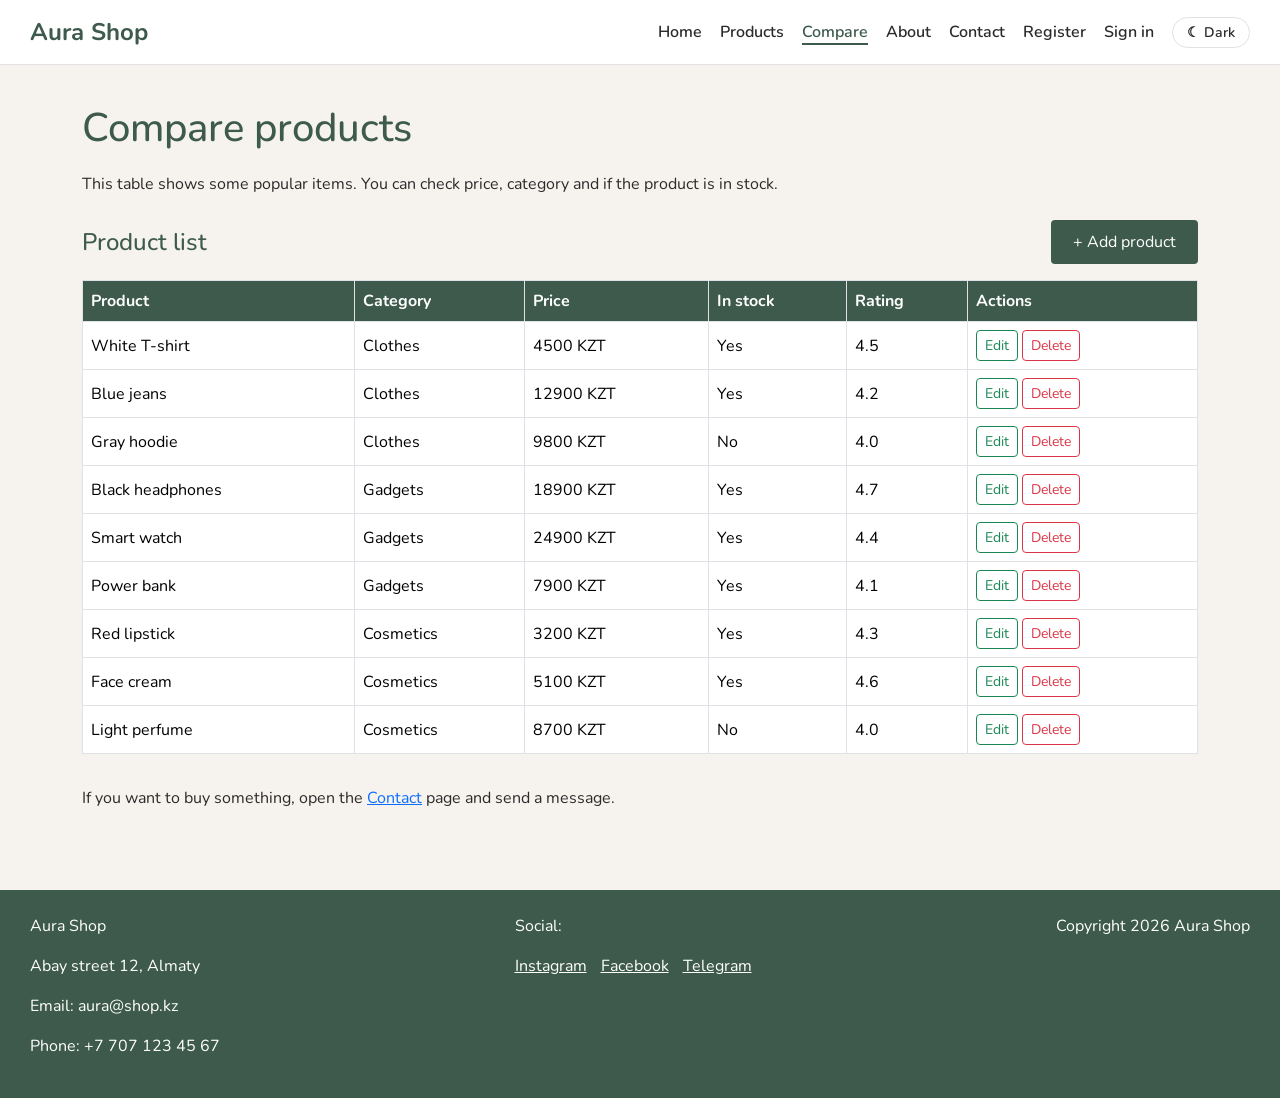
<file: compare.html>
<!DOCTYPE html>
<html lang="en">
<head>
  <meta charset="UTF-8">
  <meta name="viewport" content="width=device-width, initial-scale=1.0">
  <title>Aura Shop - Compare</title>
  <link rel="preconnect" href="https://fonts.googleapis.com">
  <link rel="preconnect" href="https://fonts.gstatic.com" crossorigin>
  <link href="https://fonts.googleapis.com/css2?family=Nunito:wght@400;600;700&display=swap" rel="stylesheet">
  <link href="https://cdn.jsdelivr.net/npm/bootstrap@5.3.3/dist/css/bootstrap.min.css" rel="stylesheet">
  <link rel="stylesheet" href="css/style.css">
  <link rel="stylesheet" href="css/final.css">
  <script src="js/theme.js"></script>
</head>
<body>
  <header class="site-header">
    <a class="logo" href="index.html">Aura Shop</a>
    <nav>
      <ul class="main-nav">
        <li><a href="index.html">Home</a></li>
        <li><a href="products.html">Products</a></li>
        <li><a class="active" href="compare.html">Compare</a></li>
        <li><a href="about.html">About</a></li>
        <li><a href="contact.html">Contact</a></li>
        <li data-auth="out"><a href="register.html">Register</a></li>
        <li data-auth="out"><a href="signin.html">Sign in</a></li>
        <li class="nav-user" data-auth="in" hidden><span>Hi, <strong data-user-name></strong></span><button type="button" class="btn-signout" data-signout>Sign out</button></li>
        <li><button type="button" class="theme-toggle" id="themeToggle" aria-label="Switch between light and dark theme">Dark</button></li>
      </ul>
    </nav>
  </header>

  <main class="container py-4">
    <h1 class="section-title">Compare products</h1>
    <p>This table shows some popular items. You can check price, category and if the product is in stock.</p>

    <div class="d-flex justify-content-between align-items-center flex-wrap gap-2 mt-4">
      <h2 class="section-title mb-0 fs-4">Product list</h2>
      <button type="button" class="btn-shop" id="addProductBtn">+ Add product</button>
    </div>

    <div class="table-responsive mt-3">
      <table class="table table-bordered compare-table align-middle">
        <thead>
          <tr>
            <th>Product</th>
            <th>Category</th>
            <th>Price</th>
            <th>In stock</th>
            <th>Rating</th>
            <th>Actions</th>
          </tr>
        </thead>
        <tbody id="productsTableBody"></tbody>
      </table>
    </div>
    <p class="text-muted small" id="tableEmpty" style="display:none;">The table is empty. Click "Add product" to create the first item.</p>

    <div class="modal fade" id="productModal" tabindex="-1" aria-labelledby="productModalTitle" aria-hidden="true">
      <div class="modal-dialog">
        <form class="modal-content" id="productForm" novalidate>
          <div class="modal-header">
            <h5 class="modal-title" id="productModalTitle">Add product</h5>
            <button type="button" class="btn-close" data-bs-dismiss="modal" aria-label="Close"></button>
          </div>
          <div class="modal-body">
            <input type="hidden" id="productId">
            <div class="mb-3">
              <label class="form-label" for="pName">Product name</label>
              <input class="form-control" type="text" id="pName" required>
              <div class="invalid-feedback">Please enter a product name.</div>
            </div>
            <div class="mb-3">
              <label class="form-label" for="pCategory">Category</label>
              <select class="form-select" id="pCategory">
                <option>Clothes</option>
                <option>Gadgets</option>
                <option>Cosmetics</option>
              </select>
            </div>
            <div class="mb-3">
              <label class="form-label" for="pPrice">Price (KZT)</label>
              <input class="form-control" type="number" id="pPrice" min="1" step="1" required>
              <div class="invalid-feedback">Enter a price greater than 0.</div>
            </div>
            <div class="mb-3">
              <label class="form-label" for="pStock">In stock</label>
              <select class="form-select" id="pStock">
                <option>Yes</option>
                <option>No</option>
              </select>
            </div>
            <div class="mb-3">
              <label class="form-label" for="pRating">Rating (0 - 5)</label>
              <input class="form-control" type="number" id="pRating" min="0" max="5" step="0.1" required>
              <div class="invalid-feedback">Rating must be from 0 to 5.</div>
            </div>
          </div>
          <div class="modal-footer">
            <button type="button" class="btn btn-secondary" data-bs-dismiss="modal">Cancel</button>
            <button type="submit" class="btn-shop">Save</button>
          </div>
        </form>
      </div>
    </div>

    <div class="modal fade" id="deleteModal" tabindex="-1" aria-labelledby="deleteModalTitle" aria-hidden="true">
      <div class="modal-dialog modal-dialog-centered">
        <div class="modal-content">
          <div class="modal-header">
            <h5 class="modal-title" id="deleteModalTitle">Delete product</h5>
            <button type="button" class="btn-close" data-bs-dismiss="modal" aria-label="Close"></button>
          </div>
          <div class="modal-body">
            <p class="mb-0">Are you sure you want to delete <strong id="deleteName"></strong>?</p>
          </div>
          <div class="modal-footer">
            <button type="button" class="btn btn-secondary" data-bs-dismiss="modal">Cancel</button>
            <button type="button" class="btn btn-danger" id="confirmDelete">Delete</button>
          </div>
        </div>
      </div>
    </div>

    <p class="mt-3">If you want to buy something, open the <a href="contact.html">Contact</a> page and send a message.</p>
  </main>

  <footer class="site-footer">
    <div class="footer-box">
      <div>
        <p>Aura Shop</p>
        <p>Abay street 12, Almaty</p>
        <p>Email: aura@shop.kz</p>
        <p>Phone: +7 707 123 45 67</p>
      </div>
      <div>
        <p>Social:</p>
        <a href="https://instagram.com">Instagram</a>
        <a href="https://facebook.com">Facebook</a>
        <a href="https://t.me">Telegram</a>
      </div>
      <div>
        <p>Copyright 2026 Aura Shop</p>
       
      </div>
    </div>
  </footer>
  <script src="https://code.jquery.com/jquery-3.7.1.min.js"></script>
  <script src="https://cdn.jsdelivr.net/npm/bootstrap@5.3.3/dist/js/bootstrap.bundle.min.js"></script>
  <script src="js/script.js"></script>
  <script src="js/auth.js"></script>
</body>
</html>
</file>
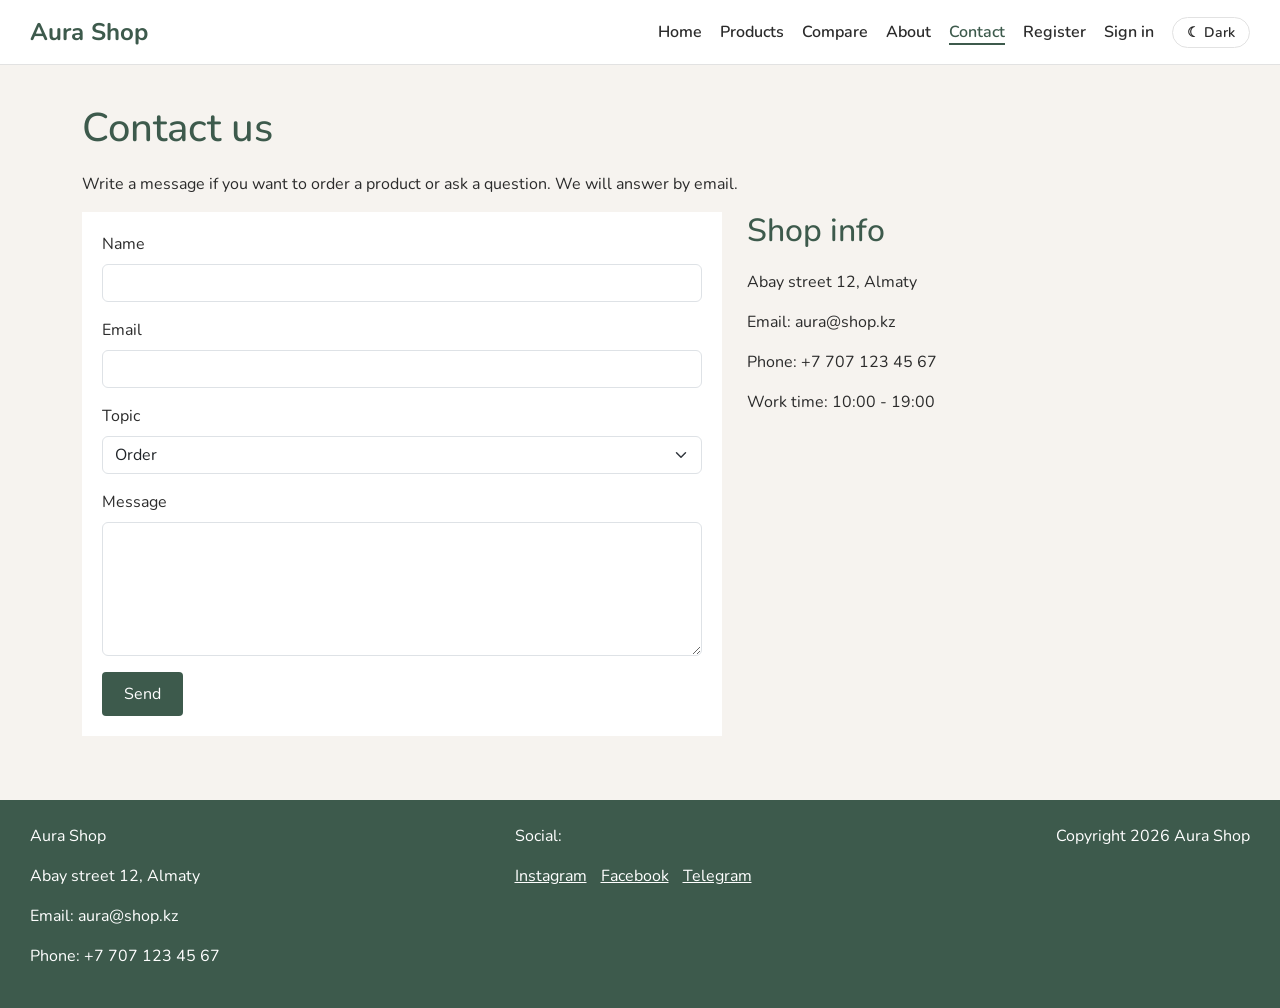
<file: contact.html>
<!DOCTYPE html>
<html lang="en">
<head>
  <meta charset="UTF-8">
  <meta name="viewport" content="width=device-width, initial-scale=1.0">
  <title>Aura Shop - Contact</title>
  <link rel="preconnect" href="https://fonts.googleapis.com">
  <link rel="preconnect" href="https://fonts.gstatic.com" crossorigin>
  <link href="https://fonts.googleapis.com/css2?family=Nunito:wght@400;600;700&display=swap" rel="stylesheet">
  <link href="https://cdn.jsdelivr.net/npm/bootstrap@5.3.3/dist/css/bootstrap.min.css" rel="stylesheet">
  <link rel="stylesheet" href="css/style.css">
  <link rel="stylesheet" href="css/final.css">
  <script src="js/theme.js"></script>
</head>
<body>
  <header class="site-header">
    <a class="logo" href="index.html">Aura Shop</a>
    <nav>
      <ul class="main-nav">
        <li><a href="index.html">Home</a></li>
        <li><a href="products.html">Products</a></li>
        <li><a href="compare.html">Compare</a></li>
        <li><a href="about.html">About</a></li>
        <li><a class="active" href="contact.html">Contact</a></li>
        <li data-auth="out"><a href="register.html">Register</a></li>
        <li data-auth="out"><a href="signin.html">Sign in</a></li>
        <li class="nav-user" data-auth="in" hidden><span>Hi, <strong data-user-name></strong></span><button type="button" class="btn-signout" data-signout>Sign out</button></li>
        <li><button type="button" class="theme-toggle" id="themeToggle" aria-label="Switch between light and dark theme">Dark</button></li>
      </ul>
    </nav>
  </header>

  <main class="container py-4">
    <h1 class="section-title">Contact us</h1>
    <p>Write a message if you want to order a product or ask a question. We will answer by email.</p>

    <div class="row">
      <div class="col-md-7">
        <form class="contact-form" id="contactForm" action="#" method="post" novalidate>
          <div class="mb-3">
            <label class="form-label" for="name">Name</label>
            <input class="form-control" type="text" id="name" name="name" required>
            <div class="invalid-feedback">Please enter your name.</div>
          </div>
          <div class="mb-3">
            <label class="form-label" for="email">Email</label>
            <input class="form-control" type="email" id="email" name="email" required>
            <div class="invalid-feedback">Please enter a valid email address.</div>
          </div>
          <div class="mb-3">
            <label class="form-label" for="topic">Topic</label>
            <select class="form-select" id="topic" name="topic">
              <option>Order</option>
              <option>Question</option>
              <option>Feedback</option>
            </select>
          </div>
          <div class="mb-3">
            <label class="form-label" for="message">Message</label>
            <textarea class="form-control" id="message" name="message" rows="5" required></textarea>
            <div class="invalid-feedback">Please write a message (at least 10 characters).</div>
          </div>
          <button class="btn-shop" type="submit">Send</button>
        </form>
      </div>
      <div class="col-md-5">
        <h2 class="section-title">Shop info</h2>
        <p>Abay street 12, Almaty</p>
        <p>Email: aura@shop.kz</p>
        <p>Phone: +7 707 123 45 67</p>
        <p>Work time: 10:00 - 19:00</p>
      </div>
    </div>
  </main>

  <footer class="site-footer">
    <div class="footer-box">
      <div>
        <p>Aura Shop</p>
        <p>Abay street 12, Almaty</p>
        <p>Email: aura@shop.kz</p>
        <p>Phone: +7 707 123 45 67</p>
      </div>
      <div>
        <p>Social:</p>
        <a href="https://instagram.com">Instagram</a>
        <a href="https://facebook.com">Facebook</a>
        <a href="https://t.me">Telegram</a>
      </div>
      <div>
        <p>Copyright 2026 Aura Shop</p>
        
      </div>
    </div>
  </footer>
  <script src="https://code.jquery.com/jquery-3.7.1.min.js"></script>
  <script src="https://cdn.jsdelivr.net/npm/bootstrap@5.3.3/dist/js/bootstrap.bundle.min.js"></script>
  <script src="js/script.js"></script>
  <script src="js/auth.js"></script>
</body>
</html>
</file>
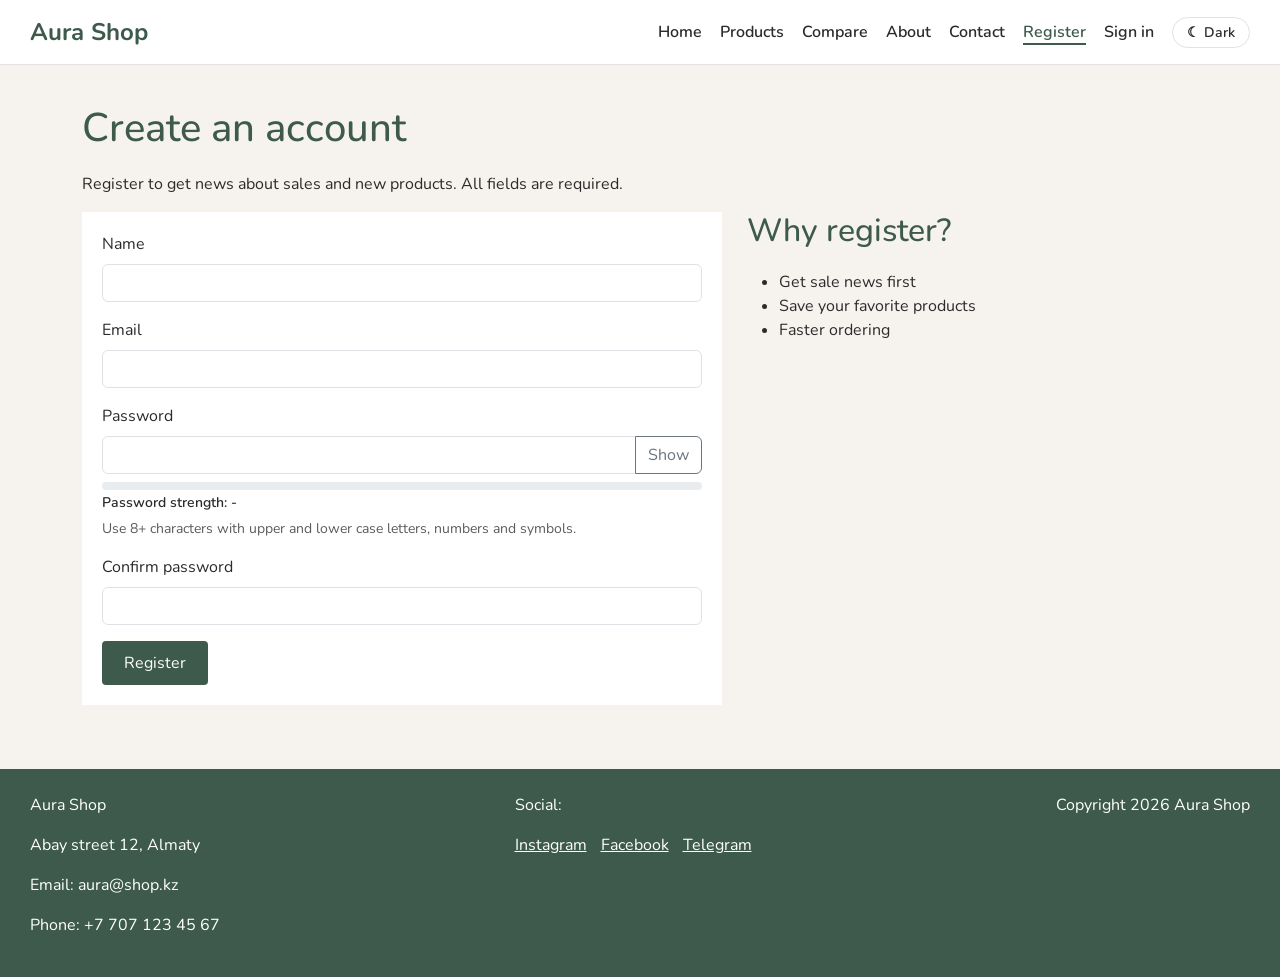
<file: register.html>
<!DOCTYPE html>
<html lang="en">
<head>
  <meta charset="UTF-8">
  <meta name="viewport" content="width=device-width, initial-scale=1.0">
  <title>Aura Shop - Register</title>
  <link rel="preconnect" href="https://fonts.googleapis.com">
  <link rel="preconnect" href="https://fonts.gstatic.com" crossorigin>
  <link href="https://fonts.googleapis.com/css2?family=Nunito:wght@400;600;700&display=swap" rel="stylesheet">
  <link href="https://cdn.jsdelivr.net/npm/bootstrap@5.3.3/dist/css/bootstrap.min.css" rel="stylesheet">
  <link rel="stylesheet" href="css/style.css">
  <link rel="stylesheet" href="css/final.css">
  <script src="js/theme.js"></script>
</head>
<body>
  <header class="site-header">
    <a class="logo" href="index.html">Aura Shop</a>
    <nav>
      <ul class="main-nav">
        <li><a href="index.html">Home</a></li>
        <li><a href="products.html">Products</a></li>
        <li><a href="compare.html">Compare</a></li>
        <li><a href="about.html">About</a></li>
        <li><a href="contact.html">Contact</a></li>
        <li data-auth="out"><a class="active" href="register.html">Register</a></li>
        <li data-auth="out"><a href="signin.html">Sign in</a></li>
        <li class="nav-user" data-auth="in" hidden><span>Hi, <strong data-user-name></strong></span><button type="button" class="btn-signout" data-signout>Sign out</button></li>
        <li><button type="button" class="theme-toggle" id="themeToggle" aria-label="Switch between light and dark theme">Dark</button></li>
      </ul>
    </nav>
  </header>

  <main class="container py-4">
    <h1 class="section-title">Create an account</h1>
    <p>Register to get news about sales and new products. All fields are required.</p>

    <div class="row">
      <div class="col-md-7">
        <div id="registerAlert"></div>
        <form class="contact-form" id="registerForm" novalidate>
          <div class="mb-3">
            <label class="form-label" for="regName">Name</label>
            <input class="form-control" type="text" id="regName" name="name" autocomplete="name" required>
            <div class="invalid-feedback">Please enter your name (at least 2 characters).</div>
            <div class="valid-feedback">Looks good!</div>
          </div>
          <div class="mb-3">
            <label class="form-label" for="regEmail">Email</label>
            <input class="form-control" type="email" id="regEmail" name="email" autocomplete="email" required>
            <div class="invalid-feedback">Please enter a valid email, for example name@example.com.</div>
            <div class="valid-feedback">Email format is correct.</div>
          </div>
          <div class="mb-3">
            <label class="form-label" for="regPassword">Password</label>
            <div class="input-group has-validation">
              <input class="form-control" type="password" id="regPassword" name="password" autocomplete="new-password" required>
              <button class="btn btn-outline-secondary" type="button" id="togglePassword" aria-label="Show or hide password">Show</button>
              <div class="invalid-feedback">Password must be at least 8 characters.</div>
            </div>
            <div class="strength-wrap mt-2">
              <div class="progress" style="height: 8px;">
                <div class="progress-bar" id="strengthBar" role="progressbar" style="width: 0%;" aria-valuemin="0" aria-valuemax="100"></div>
              </div>
              <small id="strengthText" class="strength-text">Password strength: -</small>
            </div>
            <small class="text-muted d-block mt-1">Use 8+ characters with upper and lower case letters, numbers and symbols.</small>
          </div>
          <div class="mb-3">
            <label class="form-label" for="regConfirm">Confirm password</label>
            <input class="form-control" type="password" id="regConfirm" name="confirm" autocomplete="new-password" required>
            <div class="invalid-feedback" id="confirmFeedback">Passwords do not match.</div>
            <div class="valid-feedback">Passwords match.</div>
          </div>
          <button class="btn-shop" type="submit">Register</button>
        </form>
      </div>
      <div class="col-md-5">
        <h2 class="section-title">Why register?</h2>
        <ul>
          <li>Get sale news first</li>
          <li>Save your favorite products</li>
          <li>Faster ordering</li>
        </ul>
      </div>
    </div>
  </main>

  <footer class="site-footer">
    <div class="footer-box">
      <div>
        <p>Aura Shop</p>
        <p>Abay street 12, Almaty</p>
        <p>Email: aura@shop.kz</p>
        <p>Phone: +7 707 123 45 67</p>
      </div>
      <div>
        <p>Social:</p>
        <a href="https://instagram.com">Instagram</a>
        <a href="https://facebook.com">Facebook</a>
        <a href="https://t.me">Telegram</a>
      </div>
      <div>
        <p>Copyright 2026 Aura Shop</p>
        
      </div>
    </div>
  </footer>
  <script src="https://code.jquery.com/jquery-3.7.1.min.js"></script>
  <script src="https://cdn.jsdelivr.net/npm/bootstrap@5.3.3/dist/js/bootstrap.bundle.min.js"></script>
  <script src="js/script.js"></script>
  <script src="js/auth.js"></script>
</body>
</html>
</file>
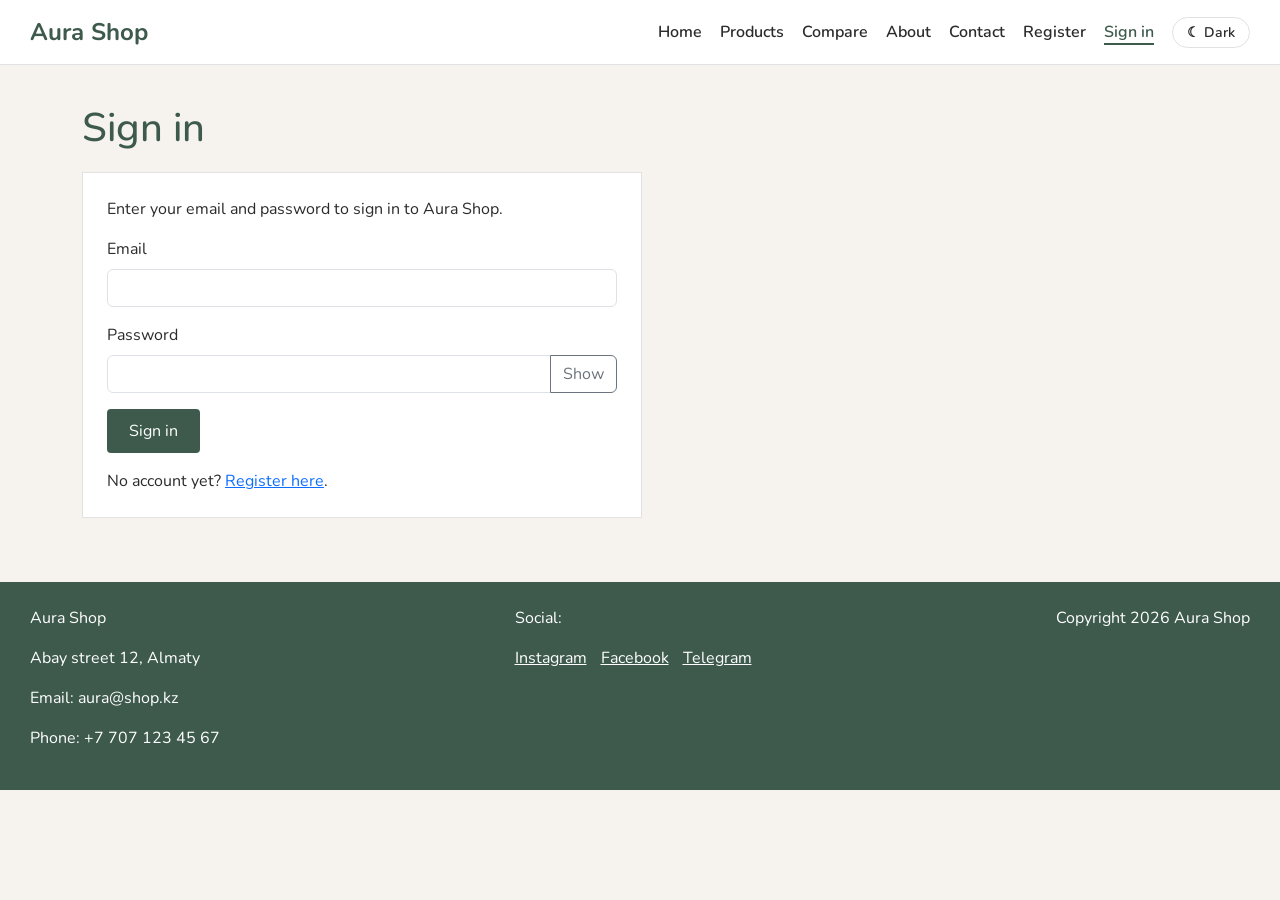
<file: signin.html>
<!DOCTYPE html>
<html lang="en">
<head>
  <meta charset="UTF-8">
  <meta name="viewport" content="width=device-width, initial-scale=1.0">
  <title>Aura Shop - Sign in</title>
  <link rel="preconnect" href="https://fonts.googleapis.com">
  <link rel="preconnect" href="https://fonts.gstatic.com" crossorigin>
  <link href="https://fonts.googleapis.com/css2?family=Nunito:wght@400;600;700&display=swap" rel="stylesheet">
  <link href="https://cdn.jsdelivr.net/npm/bootstrap@5.3.3/dist/css/bootstrap.min.css" rel="stylesheet">
  <link rel="stylesheet" href="css/style.css">
  <link rel="stylesheet" href="css/final.css">
  <script src="js/theme.js"></script>
</head>
<body>
  <header class="site-header">
    <a class="logo" href="index.html">Aura Shop</a>
    <nav>
      <ul class="main-nav">
        <li><a href="index.html">Home</a></li>
        <li><a href="products.html">Products</a></li>
        <li><a href="compare.html">Compare</a></li>
        <li><a href="about.html">About</a></li>
        <li><a href="contact.html">Contact</a></li>
        <li data-auth="out"><a href="register.html">Register</a></li>
        <li data-auth="out"><a class="active" href="signin.html">Sign in</a></li>
        <li class="nav-user" data-auth="in" hidden><span>Hi, <strong data-user-name></strong></span><button type="button" class="btn-signout" data-signout>Sign out</button></li>
        <li><button type="button" class="theme-toggle" id="themeToggle" aria-label="Switch between light and dark theme">Dark</button></li>
      </ul>
    </nav>
  </header>

  <main class="container py-4">
    <h1 class="section-title">Sign in</h1>

    <div class="auth-panel" data-auth="out">
      <p>Enter your email and password to sign in to Aura Shop.</p>
      <div id="siAlert"></div>
      <form id="signinForm" novalidate>
        <div class="mb-3">
          <label class="form-label" for="siEmail">Email</label>
          <input class="form-control" type="email" id="siEmail" name="email" autocomplete="email" required>
          <div class="invalid-feedback">Please enter a valid email, for example name@example.com.</div>
          <div class="valid-feedback">Email format is correct.</div>
        </div>
        <div class="mb-3">
          <label class="form-label" for="siPassword">Password</label>
          <div class="input-group has-validation">
            <input class="form-control" type="password" id="siPassword" name="password" autocomplete="current-password" required>
            <button class="btn btn-outline-secondary" type="button" id="siToggle" aria-label="Show or hide password">Show</button>
            <div class="invalid-feedback">Password must be at least 6 characters.</div>
          </div>
        </div>
        <button class="btn-shop" type="submit">Sign in</button>
        <p class="mt-3 mb-0">No account yet? <a href="register.html">Register here</a>.</p>
      </form>
    </div>

    <div class="auth-panel" data-auth="in" hidden>
      <h2 class="section-title">You are signed in</h2>
      <p>Signed in as <strong data-user-name></strong> (<span data-user-email></span>).</p>
      <p>You stay signed in after you refresh the page or come back later, until you sign out.</p>
      <a class="btn-shop" href="products.html">Go to products</a>
      <button type="button" class="btn-signout ms-2" data-signout>Sign out</button>
    </div>
  </main>

  <footer class="site-footer">
    <div class="footer-box">
      <div>
        <p>Aura Shop</p>
        <p>Abay street 12, Almaty</p>
        <p>Email: aura@shop.kz</p>
        <p>Phone: +7 707 123 45 67</p>
      </div>
      <div>
        <p>Social:</p>
        <a href="https://instagram.com">Instagram</a>
        <a href="https://facebook.com">Facebook</a>
        <a href="https://t.me">Telegram</a>
      </div>
      <div>
        <p>Copyright 2026 Aura Shop</p>
        
      </div>
    </div>
  </footer>
  <script src="https://code.jquery.com/jquery-3.7.1.min.js"></script>
  <script src="https://cdn.jsdelivr.net/npm/bootstrap@5.3.3/dist/js/bootstrap.bundle.min.js"></script>
  <script src="js/script.js"></script>
  <script src="js/auth.js"></script>
  <script src="js/auth.js"></script>
</body>
</html>
</file>
<file: css/style.css>
:root {
  --main-color: #3d5a4c;
  --accent-color: #c4785a;
  --bg-color: #f6f3ef;
  --text-color: #2b2b2b;
  --font-size-main: 16px;
}

* {
  box-sizing: border-box;
}

body {
  margin: 0;
  font-family: "Nunito", Arial, sans-serif;
  font-size: var(--font-size-main);
  color: var(--text-color);
  background-color: var(--bg-color);
  padding-top: 80px;
}

.site-header {
  position: fixed;
  top: 0;
  left: 0;
  right: 0;
  z-index: 100;
  display: flex;
  justify-content: space-between;
  align-items: center;
  background-color: #fff;
  padding: 14px 30px;
  border-bottom: 1px solid #ddd;
}

.logo {
  font-size: 24px;
  font-weight: 700;
  color: var(--main-color);
  text-decoration: none;
}

.logo:hover {
  color: var(--accent-color);
}

.main-nav {
  display: flex;
  gap: 18px;
  list-style: none;
  margin: 0;
  padding: 0;
}

.main-nav a {
  text-decoration: none;
  color: var(--text-color);
  font-weight: 600;
}

.main-nav a:hover,
.main-nav a:focus {
  color: var(--accent-color);
  outline: none;
}

.main-nav a.active {
  color: var(--main-color);
  border-bottom: 2px solid var(--main-color);
}

.hero {
  background-color: #e7eee9;
  padding: 60px 20px;
  text-align: center;
}

.hero h1 {
  color: var(--main-color);
  margin-bottom: 12px;
}

.hero p {
  max-width: 620px;
  margin: 0 auto 20px auto;
}

.btn-shop {
  display: inline-block;
  background-color: var(--main-color);
  color: #fff;
  text-decoration: none;
  padding: 10px 22px;
  border-radius: 4px;
  border: none;
}

.btn-shop:hover,
.btn-shop:focus {
  background-color: var(--accent-color);
  color: #fff;
}

.section-title {
  color: var(--main-color);
  margin-bottom: 20px;
}

.product-grid {
  display: grid;
  grid-template-columns: repeat(3, 1fr);
  gap: 20px;
}

.product-card {
  background-color: #fff;
  border: 1px solid #e2e2e2;
  padding: 12px;
  position: relative;
}

.product-card:nth-child(even) {
  background-color: #f3f7f4;
}

.product-card img {
  width: 100%;
  height: 210px;
  object-fit: cover;
}

.sale-tag {
  position: absolute;
  top: 20px;
  left: 20px;
  background-color: var(--accent-color);
  color: #fff;
  padding: 4px 10px;
  font-size: 13px;
}

.price {
  font-weight: 700;
  color: var(--main-color);
}

.gallery-grid {
  display: grid;
  grid-template-columns: repeat(3, 1fr);
  gap: 12px;
}

.gallery-grid img {
  width: 100%;
  height: 180px;
  object-fit: cover;
}

.compare-table {
  width: 100%;
  background-color: #fff;
}

.compare-table th {
  background-color: var(--main-color);
  color: #fff;
}

.compare-table tr:nth-child(even) {
  background-color: #eef3f0;
}

.contact-form {
  background-color: #fff;
  padding: 20px;
  max-width: 640px;
}

.site-footer {
  background-color: var(--main-color);
  color: #fff;
  margin-top: 40px;
  padding: 24px 30px;
}

.footer-box {
  display: flex;
  justify-content: space-between;
  gap: 20px;
}

.site-footer a {
  color: #fff;
  margin-right: 10px;
}

.site-footer a:hover,
.site-footer a:focus {
  color: #f3d5c9;
}

@media (max-width: 992px) {
  .product-grid,
  .gallery-grid {
    grid-template-columns: repeat(2, 1fr);
  }

  body {
    font-size: 15px;
    padding-top: 120px;
  }

  .hero {
    padding: 40px 16px;
  }
}

@media (max-width: 576px) {
  .site-header {
    flex-direction: column;
    align-items: flex-start;
    padding: 12px 16px;
  }

  .main-nav {
    flex-direction: column;
    gap: 8px;
    margin-top: 10px;
  }

  .product-grid,
  .gallery-grid,
  .footer-box {
    grid-template-columns: 1fr;
    flex-direction: column;
  }

  body {
    padding-top: 200px;
    font-size: 14px;
  }

  .hero h1 {
    font-size: 26px;
  }
}

/* ===== Endterm: JavaScript / jQuery features ===== */

/* search + filter */
.filter-bar {
  display: flex;
  gap: 16px;
  align-items: center;
  flex-wrap: wrap;
}

.filter-bar .form-control {
  max-width: 320px;
}

.filter-bar .btn-outline-success {
  --bs-btn-color: var(--main-color);
  --bs-btn-border-color: var(--main-color);
  --bs-btn-hover-bg: var(--main-color);
  --bs-btn-hover-border-color: var(--main-color);
  --bs-btn-active-bg: var(--main-color);
  --bs-btn-active-border-color: var(--main-color);
}

mark.search-hit {
  background-color: #f3d5c9;
  padding: 0 2px;
}

/* password strength */
.strength-text {
  font-weight: 600;
}

.strength-weak { color: #dc3545; }
.strength-medium { color: #d98a00; }
.strength-strong { color: #198754; }

/* table actions */
.compare-table td .btn {
  margin-right: 4px;
}

.compare-table tbody tr {
  transition: background-color 0.3s;
}

/* gallery + lightbox */
.gallery-img {
  cursor: zoom-in;
  transition: transform 0.25s, opacity 0.25s;
}

.gallery-img:hover,
.gallery-img:focus {
  transform: scale(1.03);
  opacity: 0.9;
  outline: none;
}

.lightbox {
  position: fixed;
  inset: 0;
  z-index: 2000;
  background-color: rgba(0, 0, 0, 0.88);
  display: flex;
  align-items: center;
  justify-content: center;
}

.lb-figure {
  margin: 0;
  max-width: 85vw;
  text-align: center;
}

.lb-figure img {
  max-width: 85vw;
  max-height: 78vh;
  object-fit: contain;
  border-radius: 4px;
}

.lb-figure figcaption {
  color: #fff;
  margin-top: 10px;
}

.lb-btn {
  position: absolute;
  background: rgba(255, 255, 255, 0.15);
  color: #fff;
  border: none;
  width: 48px;
  height: 48px;
  border-radius: 50%;
  font-size: 22px;
  line-height: 1;
  cursor: pointer;
}

.lb-btn:hover,
.lb-btn:focus {
  background: var(--accent-color);
  outline: none;
}

.lb-close { top: 20px; right: 24px; font-size: 30px; }
.lb-prev { left: 20px; top: 50%; transform: translateY(-50%); }
.lb-next { right: 20px; top: 50%; transform: translateY(-50%); }

@media (max-width: 576px) {
  .lb-prev { left: 8px; }
  .lb-next { right: 8px; }
  .filter-bar .form-control { max-width: 100%; }
}
</file>
<file: css/final.css>
:root {
  --surface: #ffffff;
  --surface-alt: #f3f7f4;
  --hero-bg: #e7eee9;
  --border: #e2e2e2;
  --btn-bg: #3d5a4c;
  --footer-bg: #3d5a4c;
  --muted: #6c757d;
}

[data-theme="dark"] {
  --main-color: #8fc4a8;
  --accent-color: #e0937a;
  --bg-color: #131819;
  --text-color: #e8e6e1;
  --surface: #1e2527;
  --surface-alt: #252e30;
  --hero-bg: #1a2822;
  --border: #38434a;
  --btn-bg: #4d7e66;
  --footer-bg: #0f1614;
  --muted: #a3adb0;
}

body {
  background-color: var(--bg-color);
  color: var(--text-color);
  transition: background-color 0.25s, color 0.25s;
}

.site-header {
  background-color: var(--surface);
  border-bottom-color: var(--border);
  flex-wrap: wrap;
  gap: 10px 24px;
}

.main-nav {
  flex-wrap: wrap;
  align-items: center;
  gap: 8px 18px;
}

.hero {
  background-color: var(--hero-bg);
}

.btn-shop {
  background-color: var(--btn-bg);
  color: #fff;
}

.btn-shop:hover,
.btn-shop:focus {
  background-color: var(--accent-color);
  color: #fff;
}

.product-card {
  background-color: var(--surface);
  border-color: var(--border);
}

.product-card:nth-child(even) {
  background-color: var(--surface-alt);
}

.compare-table {
  background-color: var(--surface);
}

.compare-table th {
  background-color: var(--btn-bg);
  color: #fff;
}

.compare-table tr:nth-child(even) {
  background-color: var(--surface-alt);
}

.contact-form {
  background-color: var(--surface);
}

.site-footer {
  background-color: var(--footer-bg);
}

.ai-credit {
  font-size: 14px;
  opacity: 0.9;
  max-width: 260px;
}

[data-theme="dark"] .filter-bar .btn-outline-success {
  --bs-btn-hover-color: #10201a;
  --bs-btn-active-color: #10201a;
}

[data-theme="dark"] .btn-outline-success {
  --bs-btn-color: var(--main-color);
  --bs-btn-border-color: var(--main-color);
  --bs-btn-hover-bg: var(--main-color);
  --bs-btn-hover-border-color: var(--main-color);
  --bs-btn-hover-color: #10201a;
}

[data-theme="dark"] mark.search-hit {
  background-color: #5a3d31;
  color: #fff;
}

.theme-toggle,
.btn-signout {
  font-family: inherit;
  font-size: 14px;
  font-weight: 600;
  color: var(--text-color);
  background: transparent;
  border: 1px solid var(--border);
  border-radius: 20px;
  padding: 4px 14px;
  cursor: pointer;
  transition: background-color 0.2s, color 0.2s, border-color 0.2s;
}

.theme-toggle:hover,
.theme-toggle:focus,
.btn-signout:hover,
.btn-signout:focus {
  background-color: var(--accent-color);
  border-color: var(--accent-color);
  color: #fff;
  outline: none;
}

.nav-user {
  display: flex;
  align-items: center;
  gap: 10px;
  font-weight: 600;
}

.nav-user strong {
  color: var(--main-color);
}

.welcome-line {
  font-weight: 700;
  color: var(--main-color);
}

.auth-panel {
  background-color: var(--surface);
  border: 1px solid var(--border);
  padding: 24px;
  max-width: 560px;
}

.faq-list {
  max-width: 820px;
  margin: 0 auto;
}

.faq-item {
  background-color: var(--surface);
  border: 1px solid var(--border);
  margin-bottom: 10px;
}

.faq-question {
  width: 100%;
  display: flex;
  justify-content: space-between;
  align-items: center;
  gap: 16px;
  text-align: left;
  font-family: inherit;
  font-size: 17px;
  font-weight: 700;
  color: var(--text-color);
  background: transparent;
  border: none;
  padding: 14px 18px;
  cursor: pointer;
}

.faq-question:hover,
.faq-question:focus {
  color: var(--accent-color);
  outline: none;
}

.faq-icon {
  flex: 0 0 auto;
  width: 28px;
  height: 28px;
  line-height: 26px;
  text-align: center;
  font-size: 20px;
  border: 1px solid var(--main-color);
  border-radius: 50%;
  color: var(--main-color);
}

.faq-item.open .faq-icon {
  background-color: var(--main-color);
  color: var(--bg-color);
}

.faq-answer {
  display: none;
  padding: 0 18px 16px 18px;
}

.faq-answer p {
  margin: 0;
}

.api-controls {
  display: grid;
  grid-template-columns: 2fr 1fr 1fr auto;
  gap: 12px;
  margin-bottom: 16px;
}

.api-grid {
  display: grid;
  grid-template-columns: repeat(auto-fill, minmax(230px, 1fr));
  gap: 18px;
}

.api-card {
  background-color: var(--surface);
  border: 1px solid var(--border);
  padding: 12px;
  display: flex;
  flex-direction: column;
}

.api-card img {
  width: 100%;
  height: 170px;
  object-fit: contain;
  background-color: var(--surface-alt);
}

.api-card h3 {
  font-size: 17px;
  margin: 12px 0 4px 0;
}

.api-card .api-meta {
  color: var(--muted);
  font-size: 14px;
  margin: 0 0 8px 0;
  text-transform: capitalize;
}

.api-card .price {
  margin: auto 0 10px 0;
}

.api-status {
  min-height: 28px;
}

.api-modal-img {
  width: 100%;
  max-height: 260px;
  object-fit: contain;
  background-color: var(--surface-alt);
}

.ai-section {
  background-color: var(--surface);
  border: 1px solid var(--border);
  padding: 20px;
}

@media (max-width: 992px) {
  body {
    padding-top: 130px;
  }

  .api-controls {
    grid-template-columns: 1fr 1fr;
  }
}

@media (max-width: 576px) {
  body {
    padding-top: 150px;
  }

  .main-nav {
    flex-direction: row;
    margin-top: 6px;
    gap: 6px 14px;
  }

  .api-controls {
    grid-template-columns: 1fr;
  }

  .faq-question {
    font-size: 16px;
  }
}

[hidden] {
  display: none !important;
}
</file>
